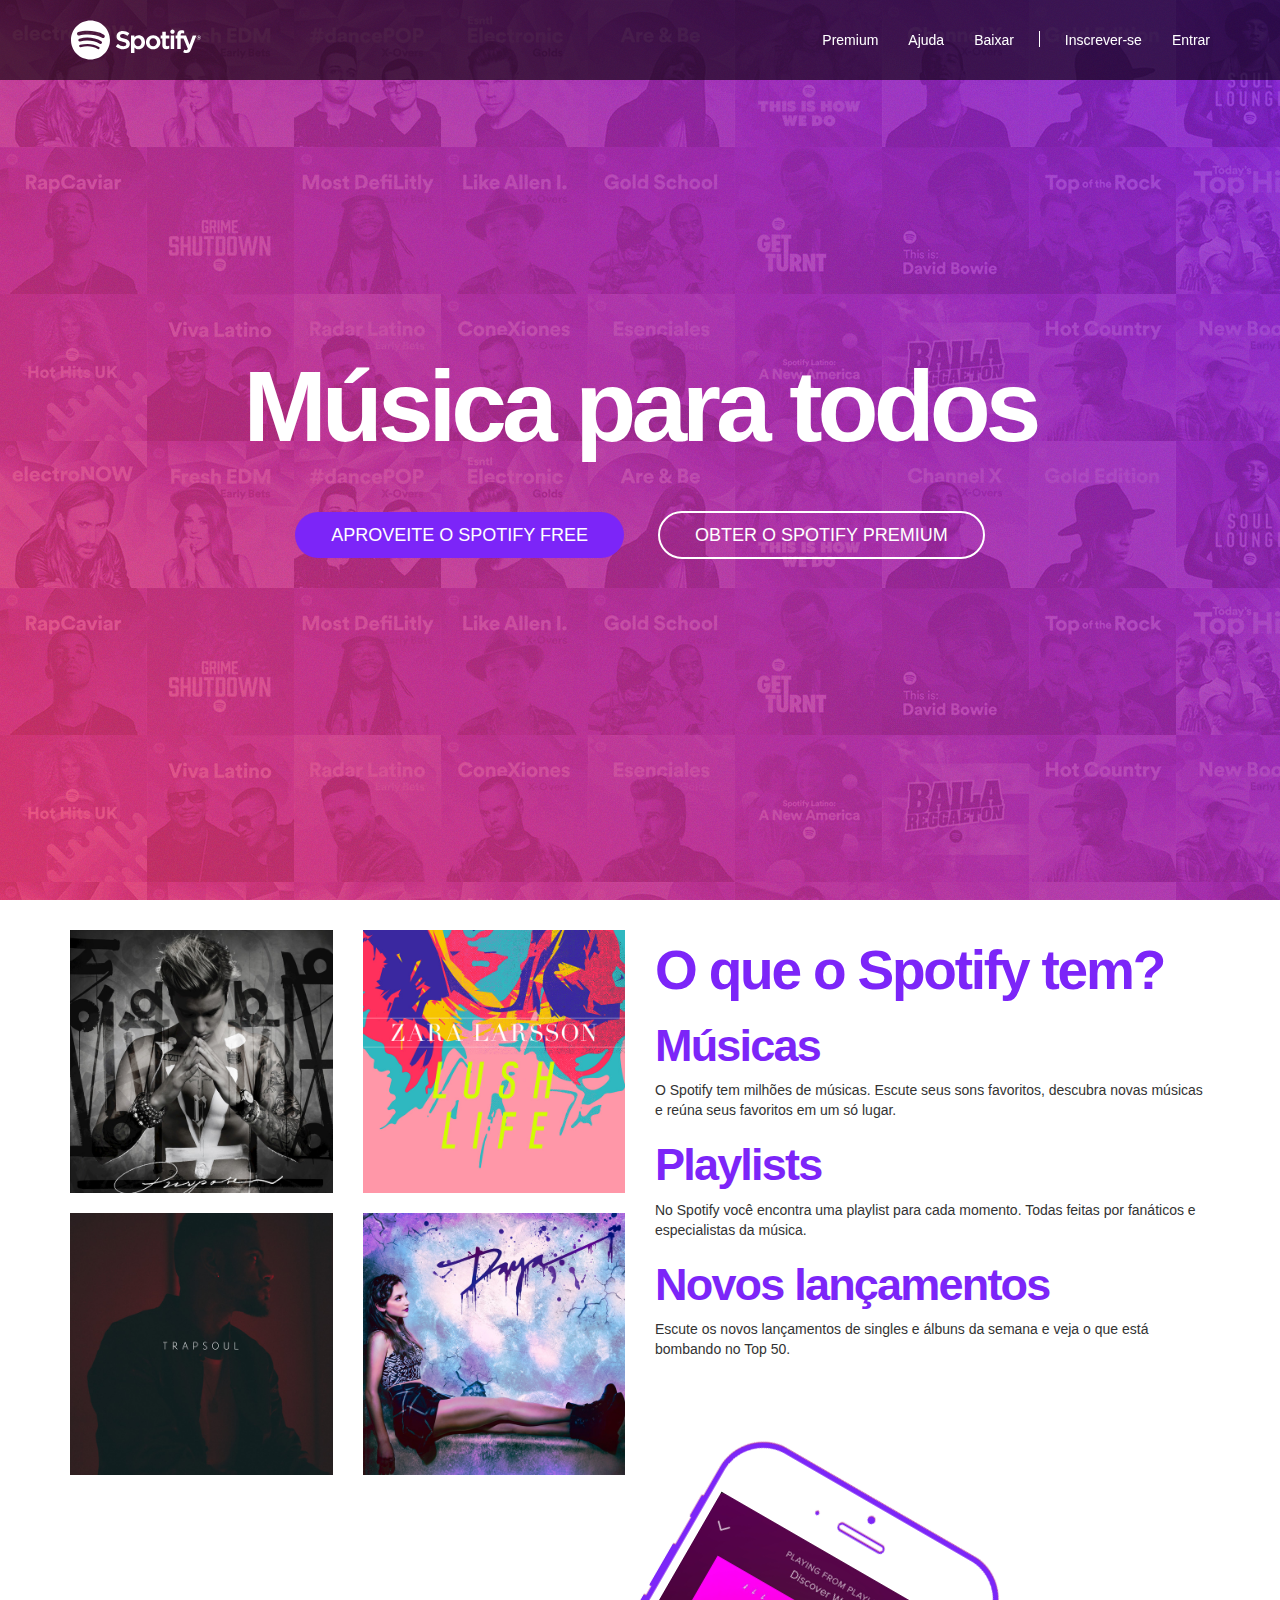
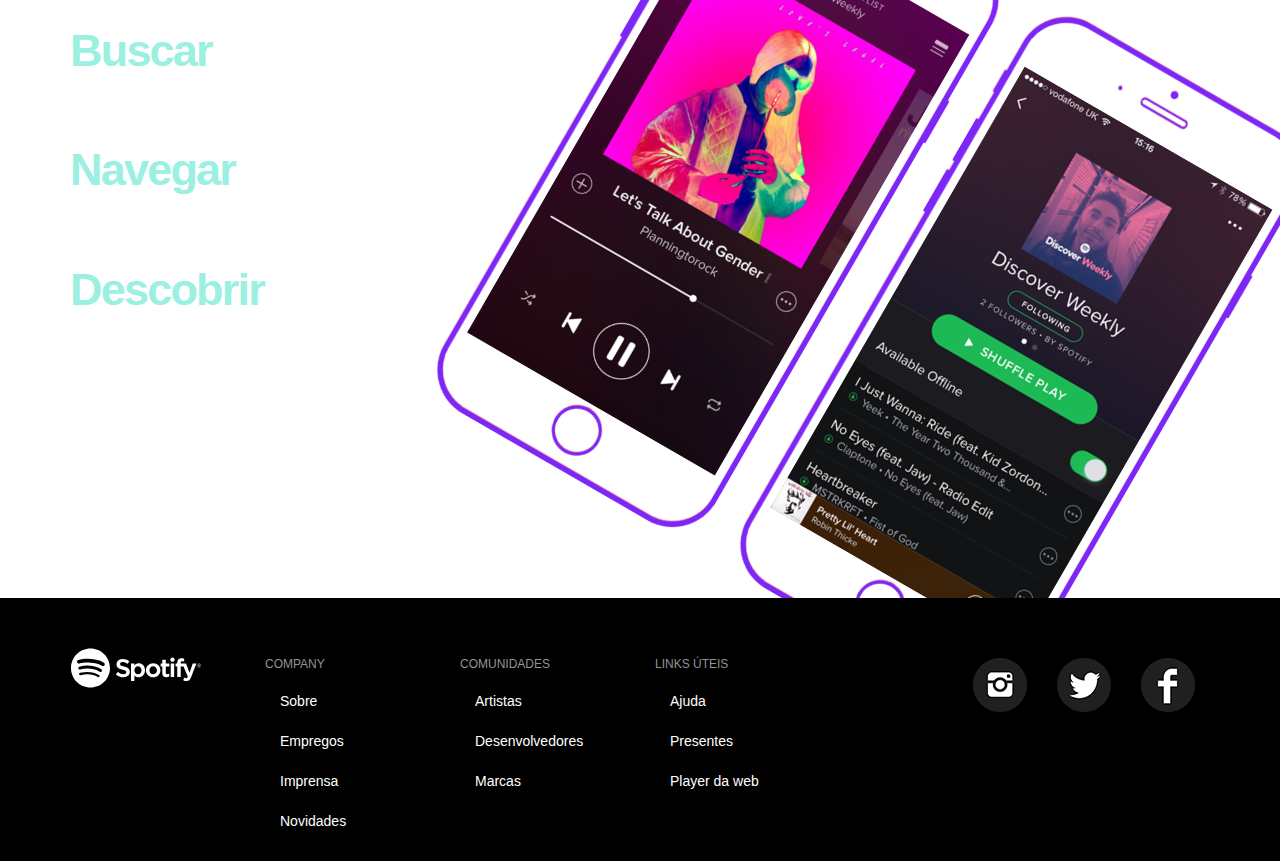
<file: index.html>
<!DOCTYPE html>
<html lang="pt-br">
  <head>
    <meta charset="utf-8">
    <meta http-equiv="X-UA-Compatible" content="IE=edge">
    <meta name="viewport" content="width=device-width, initial-scale=1">

    <title>Música para todos - Spotify</title>
    <link rel="icon" href="imagens/favicon.png">

    <!-- Bootstrap -->
    <link href="bootstrap/css/bootstrap.min.css" rel="stylesheet">
    <link href="estilo.css" rel="stylesheet">

    <!-- HTML5 shim and Respond.js for IE8 support of HTML5 elements and media queries -->
    <!-- WARNING: Respond.js doesn't work if you view the page via file:// -->
    <!--[if lt IE 9]>
      <script src="https://oss.maxcdn.com/html5shiv/3.7.2/html5shiv.min.js"></script>
      <script src="https://oss.maxcdn.com/respond/1.4.2/respond.min.js"></script>
    <![endif]-->
  </head>

  <body>


    <nav class="navbar navbar-fixed-top navbar-inverse navbar-transparente">
      <div class="container">
        
        <!-- header -->
        <div class="navbar-header">
          
          <!-- botao toggle -->
          <button type="button" class="navbar-toggle collapsed"
                  data-toggle="collapse" data-target="#barra-navegacao">
            <span class="sr-only">alternar navegação</span>
            <span class="icon-bar"></span>
            <span class="icon-bar"></span>
            <span class="icon-bar"></span>
          </button>

          <a href="index.html" class="navbar-brand">
            <span class="img-logo">Spotify</span>
          </a>

        </div>

        <!-- navbar -->
        <div class="collapse navbar-collapse" id="barra-navegacao">
          <ul class="nav navbar-nav navbar-right">
            <li><a href="">Premium</a></li>
            <li><a href="">Ajuda</a></li>
            <li><a href="">Baixar</a></li>
            <li class="divisor" role="separator"></li>
            <li><a href="">Inscrever-se</a></li>
            <li><a href="">Entrar</a></li>
          </ul>
        </div>


      </div><!-- /container -->
    </nav><!-- /nav -->

    <div class="capa">
      <div class="texto-capa">
        <h1>Música para todos</h1>
        <a href="" class="btn btn-custom btn-roxo btn-lg">Aproveite o Spotify Free</a>
        <a href="" class="btn btn-custom btn-branco btn-lg">Obter o Spotify Premium</a>
      </div>
    </div>

    <!-- CONTEÚDOS -->
    <section id="servico">  <!-- -->
      <div class="container">
        <div class="row">

          <!-- albuns -->
          <div class="col-md-6">
            <div class="row albuns">
              
              <div class="col-md-6">
                <img src="imagens/img1.jpg" class="img-responsive"><!-- tag pra deixar imagem responsiva class="img-responsive"-->
              </div>
              
              <div class="col-md-6">
                <img src="imagens/img2.jpg" class="img-responsive">
              </div>
            </div><!--row 01-->

            <div class="row albuns">
              
              <div class="col-md-6">
                <img src="imagens/img3.jpg" class="img-responsive"><!-- tag pra deixar imagem responsiva class="img-responsive"-->
              </div>
              
              <div class="col-md-6">
                <img src="imagens/img4.jpg" class="img-responsive">
              </div>
            </div><!--row 02-->

          </div>

          <!-- servicos -->
          <div class="col-md-6">
            <h2 >O que o Spotify tem?</h2>
            <h3 >Músicas</h3>
            <p>O Spotify tem milhões de músicas. Escute seus sons favoritos, descubra novas músicas e reúna seus favoritos em um só lugar.</p>

            <h3 >Playlists</h3>
            <p>No Spotify você encontra uma playlist para cada momento. Todas feitas por fanáticos e especialistas da música.</p>

            <h3 >Novos lançamentos</h3>
            <p>Escute os novos lançamentos de singles e álbuns da semana e veja o que está bombando no Top 50.</p>
          </div>

        </div>
      </div>
    </section>

    <!-- seção 2 -->
    <section id="recursos">
      <div class="container">
        <div class="row">
          
          <!-- recursos -->
          <div class="col-md-4">
            <h2>Fácil</h2>
            <h3>Buscar</h3>
            <p>Já sabe o que quer escutar? É só procurar e apertar o play..</p>

            <h3>Navegar</h3>
            <p>Veja os novos lançamentos, o que está bombando nas paradas e as mehores playlistas para o seu momento.</p>

            <h3>Descobrir</h3>
            <p>Curta músicas novas toda segunda-feira com uma playlist personalizada pra você. Ou relaxe e curta uma das rádios.</p>
          </div>

          <!-- img recursos -->
          <div class="col-md-8">

            <div class="row rotacionar">
              
              <div class="col-md-6">
                <img src="imagens/iphone1.png" class="img-responsive"><!-- tag pra deixar imagem responsiva class="img-responsive"-->
              </div>
              
              <div class="col-md-6">
                <img src="imagens/iphone2.png" class="img-responsive">
              </div>
            </div><!--row -->

          </div>

        </div>
      </div>
    </section>


    <!-- RODAPÉ -->
    <footer id="rodape">
      <div class="container">
        
        <div class="row">

          <div class="col-md-2">
            <span class="img-logo">Spotify</span>
          </div>

          <div class="col-md-2">
            <h4>Company</h4>
            <ul class="nav">
              <li><a href="#">Sobre</a></li>
              <li><a href="#">Empregos</a></li>
              <li><a href="#">Imprensa</a></li>
              <li><a href="#">Novidades</a></li>
            </ul>
          </div>

          <div class="col-md-2">
            <h4>Comunidades</h4>
            <ul class="nav">
              <li><a href="#">Artistas</a></li>
              <li><a href="#">Desenvolvedores</a></li>
              <li><a href="#">Marcas</a></li>
            </ul>
          </div>

          <div class="col-md-2">
            <h4>Links úteis</h4>
            <ul class="nav">
              <li><a href="#">Ajuda</a></li>
              <li><a href="#">Presentes</a></li>
              <li><a href="#">Player da web</a></li>
            </ul>
          </div>
          
          <div class="col-md-4">
            <ul class="nav">
              <li class="item-rede-social"><a href="#"><img src="imagens/facebook.png"></a></li>
              <li class="item-rede-social"><a href="#"><img src="imagens/twitter.png"></a></li>
              <li class="item-rede-social"><a href="#"><img src="imagens/instagram.png"></a></li>
            </ul>            
          </div>

        </div><!--row -->

      </div>
    </footer>


    <!-- jQuery (necessary for Bootstrap's JavaScript plugins) -->
    <script src="https://ajax.googleapis.com/ajax/libs/jquery/1.11.3/jquery.min.js"></script>

    <!-- Include all compiled plugins (below), or include individual files as needed -->
    <script src="bootstrap/js/bootstrap.min.js"></script>
  </body>
</html>
</file>
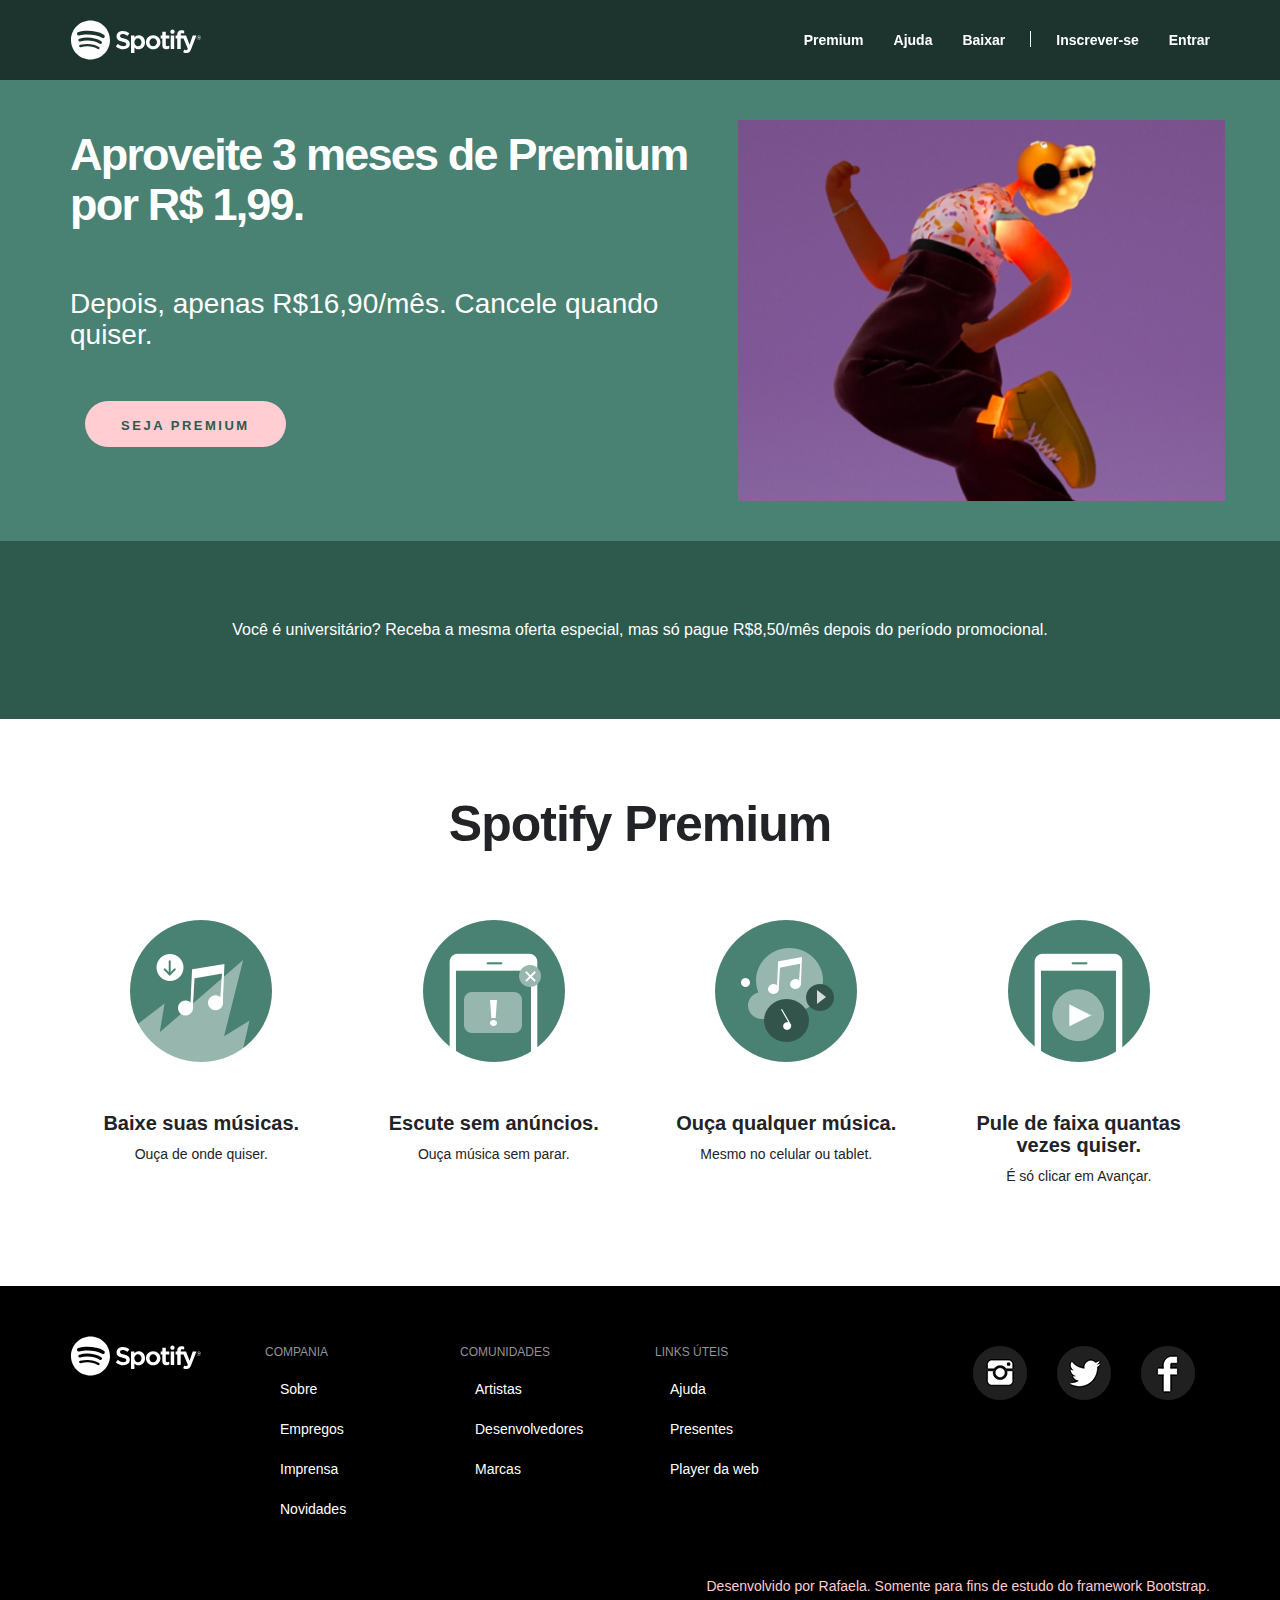
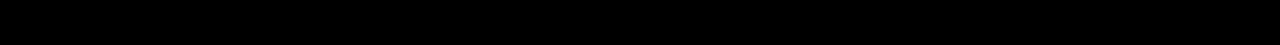
<file: premium.html>
<!DOCTYPE html>
<html lang="pt-br">
  <head>
    <meta charset="utf-8">
    <meta http-equiv="X-UA-Compatible" content="IE=edge">
    <meta name="viewport" content="width=device-width, initial-scale=1">

    <title>Música para todos - Spotify</title>
    <link rel="icon" href="imagens/favicon.png">

    <!-- Bootstrap -->
    <link href="bootstrap/css/bootstrap.min.css" rel="stylesheet">
    <link href="estilo.css" rel="stylesheet">
    <link href="https://fonts.googleapis.com/css?family=Muli&display=swap" rel="stylesheet">

    <!-- HTML5 shim and Respond.js for IE8 support of HTML5 elements and media queries -->
    <!-- WARNING: Respond.js doesn't work if you view the page via file:// -->
    <!--[if lt IE 9]>
      <script src="https://oss.maxcdn.com/html5shiv/3.7.2/html5shiv.min.js"></script>
      <script src="https://oss.maxcdn.com/respond/1.4.2/respond.min.js"></script>
    <![endif]-->
  </head>

  <body>


    <nav class="navbar navbar-fixed-top navbar-inverse navbar-transparente">
      <div class="container">
        
        <!-- header -->
        <div class="navbar-header">
          
          <!-- botao toggle -->
          <button type="button" class="navbar-toggle collapsed"
                  data-toggle="collapse" data-target="#barra-navegacao">
            <span class="sr-only">alternar navegação</span>
            <span class="icon-bar"></span>
            <span class="icon-bar"></span>
            <span class="icon-bar"></span>
          </button>

          <a href="index.html" class="navbar-brand">
            <span class="img-logo">Spotify</span>
          </a>

        </div>

        <!-- navbar -->
        <div class="collapse navbar-collapse" id="barra-navegacao">
          <ul class="nav navbar-nav navbar-right">
            <li><a href="premium.html" class="negrito">Premium</a></li>
            <li><a href="" class="negrito">Ajuda</a></li>
            <li><a href="" class="negrito">Baixar</a></li>
            <li class="divisor" role="separator"></li>
            <li><a href="" class="negrito">Inscrever-se</a></li>
            <li><a href="" class="negrito">Entrar</a></li>
          </ul>
        </div>


      </div><!-- /container -->
    </nav><!-- /nav -->

    <section class="fundopremium"><!-- capa anuncio premium -->
      
        <div class="container" id="area1">
          <div class="row">
            <div class="col-md-7" id="texto-secao">
              <h3>Aproveite 3 meses de Premium por R$ 1,99.</h3>
              <br><br>
              <h4>Depois, apenas R$16,90/mês. Cancele quando quiser.</h4>
              <br><br>
              <a href="" class="btn btn-premium btn-lg negrito"><span class="txt-botao">Seja premium</span></a>
              
            </div>
            <div class="col-md-5 albuns texto-capa">
              <img src="imagens/spot1.png" class="img-responsive">
            </div>
          </div>
          <div class="row">
            
          </div>
        </div><!-- container -->
      
    
    </section><!-- /capa anuncio premium -->
    
    <section id="fundo-univ"><!-- Anúncio universitário -->
      <div class="container">
        <div class="row"><!-- row -->
          <div class="col-md-12">
            <h4 class="negrito">
              Você é universitário? Receba a mesma oferta especial, mas só pague R$8,50/mês depois do período promocional.
            </h4>
          </div>          
        </div> <!-- /row -->       
      </div>
    </section><!-- /Anúncio universitário -->


    <section id="fundo-info">
      <div class="container">

        <div class="row titulo"><!-- row 1 titulo -->
          <div class="col-md-12">
            Spotify Premium
          </div>        
        </div> <!-- /row 1 titulo--> 

        <div class="row"><!-- row 2 info-->

          <div class="col-md-3 alinhamento alinha-img">

            <span><img src="imagens/prem1.png"></span>
            
            <div  class="espacamento txt-premium">
              <h4>Baixe suas músicas.</h4><p>Ouça de onde quiser.</p>
            </div>

          </div> <!-- imagem + info 1 -->

          <div class="col-md-3 alinhamento alinha-img">

            <span><img src="imagens/prem2.png"></span>
            
            <div  class="espacamento txt-premium">
              <h4>Escute sem anúncios.</h4><p>Ouça música sem parar.</p>
            </div>

          </div> <!-- imagem + info 2 -->

          <div class="col-md-3 alinhamento alinha-img" >

            <span><img src="imagens/prem3.png"></span>
            
            <div  class="espacamento txt-premium">
             <h4>Ouça qualquer música.</h4><p>Mesmo no celular ou tablet.</p>
            </div>


          </div> <!-- imagem + info 3 --> 

          <div class="col-md-3 alinhamento alinha-img ">

            <span><img src="imagens/prem4.png"></span>            
            <div  class="espacamento txt-premium">
             <h4>Pule de faixa quantas vezes quiser.</h4><p>É só clicar em Avançar.</p>
            </div>

          </div> <!-- imagem + info 4 -->    

        </div> <!-- /row 2 info -->   

      </div>
    </section>


    <!-- RODAPÉ -->
    <footer id="rodape">
      <div class="container">
        
        <div class="row">

          <div class="col-md-2">
            <span class="img-logo"></span>
          </div>

          <div class="col-md-2">
            <h4>Compania</h4>
            <ul class="nav">
              <li><a href="#">Sobre</a></li>
              <li><a href="#">Empregos</a></li>
              <li><a href="#">Imprensa</a></li>
              <li><a href="#">Novidades</a></li>
            </ul>
          </div>

          <div class="col-md-2">
            <h4>Comunidades</h4>
            <ul class="nav">
              <li><a href="#">Artistas</a></li>
              <li><a href="#">Desenvolvedores</a></li>
              <li><a href="#">Marcas</a></li>
            </ul>
          </div>

          <div class="col-md-2">
            <h4>Links úteis</h4>
            <ul class="nav">
              <li><a href="#">Ajuda</a></li>
              <li><a href="#">Presentes</a></li>
              <li><a href="#">Player da web</a></li>
            </ul>
          </div>
          
          <div class="col-md-4">
            <ul class="nav">
              <li class="item-rede-social"><a href="#"><img src="imagens/facebook.png"></a></li>
              <li class="item-rede-social"><a href="#"><img src="imagens/twitter.png"></a></li>
              <li class="item-rede-social"><a href="#"><img src="imagens/instagram.png"></a></li>
            </ul>            
          </div>

        </div><!--row -->

        <div class="row">
          <div class="marcador-dir col-md-12">
            <h5>Desenvolvido por Rafaela. Somente para fins de estudo do framework Bootstrap.</h5>
          </div>
        </div>
      </div>
    </footer>


    <!-- jQuery (necessary for Bootstrap's JavaScript plugins) -->
    <script src="https://ajax.googleapis.com/ajax/libs/jquery/1.11.3/jquery.min.js"></script>

    <!-- Include all compiled plugins (below), or include individual files as needed -->
    <script src="bootstrap/js/bootstrap.min.js"></script>
  </body>
</html>
</file>
<file: estilo.css>
/* ========================= layout ======================== */

/* começar com body, pra fazer modificações lineares */
html, body, .capa{
	height: 100%;
}

body{
	/*fazer uma composição de 3 backgrounds*/
	background: url('imagens/capa.png'), 
				url('imagens/ruido.png'),
				linear-gradient(50deg,#ff4169,#7c26f8);/*deixar letra minuscula*/
	background-attachment: fixed; /*mater a imagem de fundo fixa*/
	font-family: "Helvetica",'Muli', sans-serif;
	overflow-x: hidden;
}

/* -- Barra de navegação -- */
.img-logo {
	height: 40px;
	width: 132px;
	display: block;
	background: url('imagens/spotify.svg') no-repeat;
	background-size: contain;
	color: transparent;
}

nav.navbar-transparente {
	padding: 15px 0px;
	background: rgba(0, 0, 0, 0.6);
	border: none;
}

.navbar-brand{
	padding: 5px 15px;
}

.divisor{
	width: 1px;
	height: 16px;
	background: white;
	margin: 16px 10px;
}

.navbar-inverse .navbar-nav>li>a, footer .nav a{
	color: white;
}

.navbar-inverse .navbar-nav>li>a:hover, footer .nav a:hover {
	color: #9bf0e1;
	background: none;
}

/* -- Imagem de capa (principal) -- */
.capa{
	display: table;
	width: 100%;
}

.texto-capa{
	text-align: center;
	color: white;
	display: table-cell;
	vertical-align: middle;
}

/* -- Configuração dos botões -- */
.btn-custom{
	color: white;
	border-radius: 500px;
	-webkit-border-radius: 500px;
	-moz-border-radius: 500px;
	padding: 10px 35px;
	text-transform: uppercase;/*colocar todas as letras em maiusculo*/
	margin: 0px 15px; 	
	transition: background 0.5s, color 0.5s;
	margin-bottom: 10px;
}

.btn-roxo{
	background: #7c25f8;
}

.btn-roxo:hover{
	background: #6207e3;
	color: white;
}

.btn-branco{
	border: 2px solid white;
}

.btn-branco:hover{
	background: white;
	color: black;
}

/* -- Seção de serviço -- */
#servico{
	background: white;
	padding-top: 20px;
	padding-bottom: 20px;
}

.albuns{
	padding: 10px 0px 10px 0px;
}

/* -- recursos -- */
#recursos{
	padding-top: 20px;
	padding-bottom: 20px;
}

/* -- rotação da row com as imagens -- */
.rotacionar{
	transform: rotate(30deg);
	-webkit-transform: rotate(30deg); /* Chrome, Safari, Mozila */
	-ms-transform: rotate(30deg); /* IE 9 */
	padding-left: 80px;
}

/* -- rodapé -- */
footer{
	background: #000;
	padding: 50px 0px 20px 0px;
	position: relative;
}

/* -- redes socias -- */
.item-rede-social{
	float: right;
}

/* -- espaço entre as imagens de capa dos albuns -- */
.espaco{
	margin-bottom: 25px;
}

.fundopremium{
	background: rgb(73, 129, 114);
	display: table;
	width: 100%;
}

#area1{
	margin-top: 110px; 
	margin-bottom:30px;	
}

.btn-premium{
	color: rgb(46, 90, 78);;
	border-radius: 500px;
	-webkit-border-radius: 500px;
	-moz-border-radius: 500px;
	padding: 10px 35px;
	text-transform: uppercase;/*colocar todas as letras em maiusculo*/
	margin: 0px 15px; 	
	transition: background 0.5s, color 0.5s;
	margin-bottom: 10px;
	background: rgb(255, 205, 210);	
	letter-spacing: 0.14em;
}

.btn-premium a:hover{	
	background: rgb(255, 235, 210);
}

#fundo-univ{
	background: rgb(46, 90, 78);
	display: table;
	width: 100%;
	padding-top: 70px;
	padding-bottom: 70px;
}

#fundo-info{
	background: #FFF;
	display: table;
	width: 100%;
	padding-top: 70px;
	padding-bottom: 70px;
}

.alinhamento{
	text-align: center;
}

.espacamento{
	margin-top:50px;
}

.alinha-img{
	padding-top: 60px;
	padding-bottom: 20px;
}

.espaco-texto{
	padding-top: 15px;

}

.marcador-dir{
	margin-top: 40px;
	margin-bottom: 20px;
	text-align:  right;
	font-size: 12px;
	color: rgb(255, 205, 210);
	font-weight: bold;
}

/* ========================= Tipografia (formatação de textos) ======================== */
h1{
	font-size: 100px;
	font-weight: 900;
	letter-spacing: -0.05em;
	margin-bottom: 50px;
}

h2{
	font-size: 55px;
	font-weight: 700;
	letter-spacing: -0.04em;
}

h3{
	font-size: 45px;
	font-weight: 700;
	letter-spacing: -0.04em;
}

#rodape h4{
	color: #919496;
	font-size: 12px;
	text-transform: uppercase;
}

#servico h2, #servico h3{
	color: #7c25f8;
}

#recursos p, #recursos h2{
	color: white;
}

#recursos h3{
	color: #9bf0e1;
}

#texto-secao h3{
	font-size: 45px;
	font-weight: bold;
	color: #FFFFFF;
}

#texto-secao h4{
	font-size: 28px;
	font-weight: ;
	color: #FFFFFF;
}

.txt-botao{
	font-size: 13px;
}

/* -- negrito -- */
.negrito{
	font-weight: bold;	
}

#fundo-univ h4{
	color: white;
	font-size: 16px;
	text-align: center;
	font-weight: lighter;
}

.titulo{
	font-size: 50px;
	font-weight: 700;
	letter-spacing: -0.02em;
	color: rgb(34, 35, 38);
	text-align: center;
	font-weight: bold;
}

.txt-premium{
	color: rgb(34, 35, 38);
}

.txt-premium h4{
	font-size: 20px;
	font-weight: 700;
	color: rgb(34, 35, 38);
}
</file>
